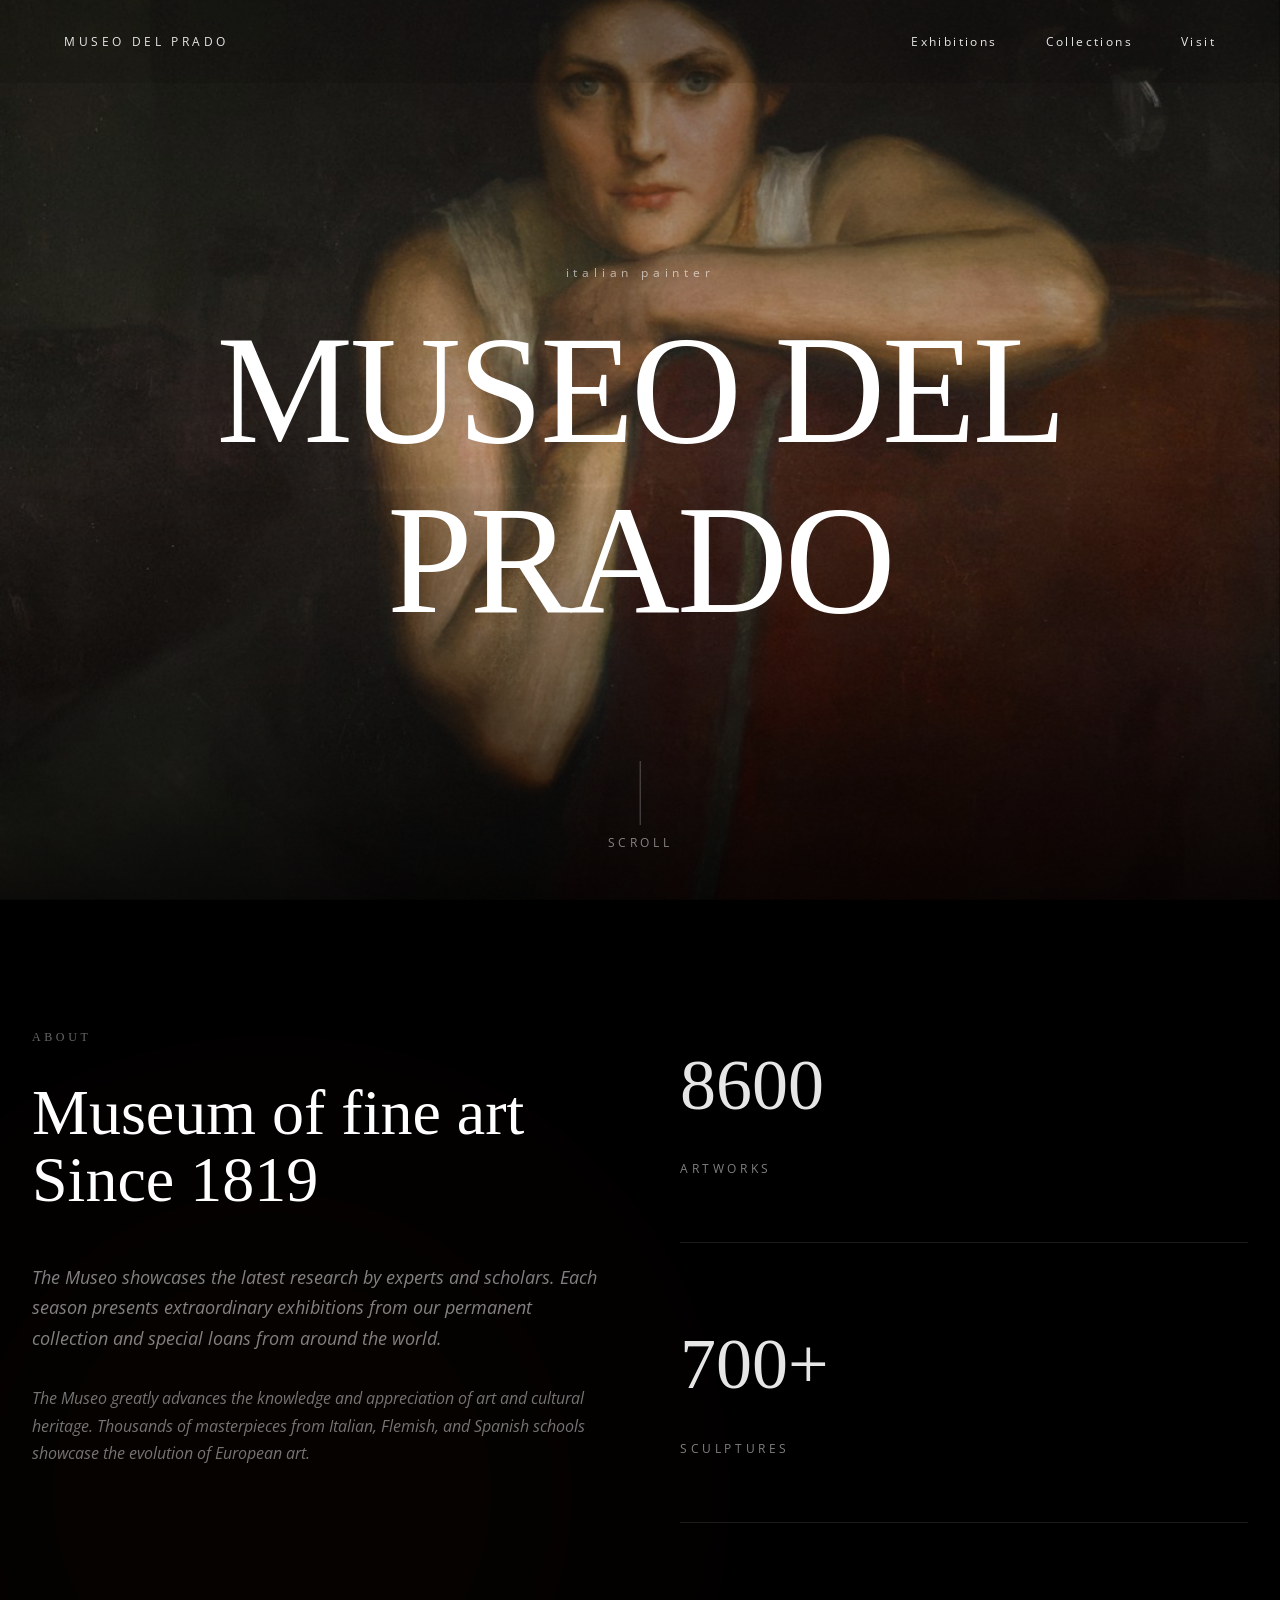
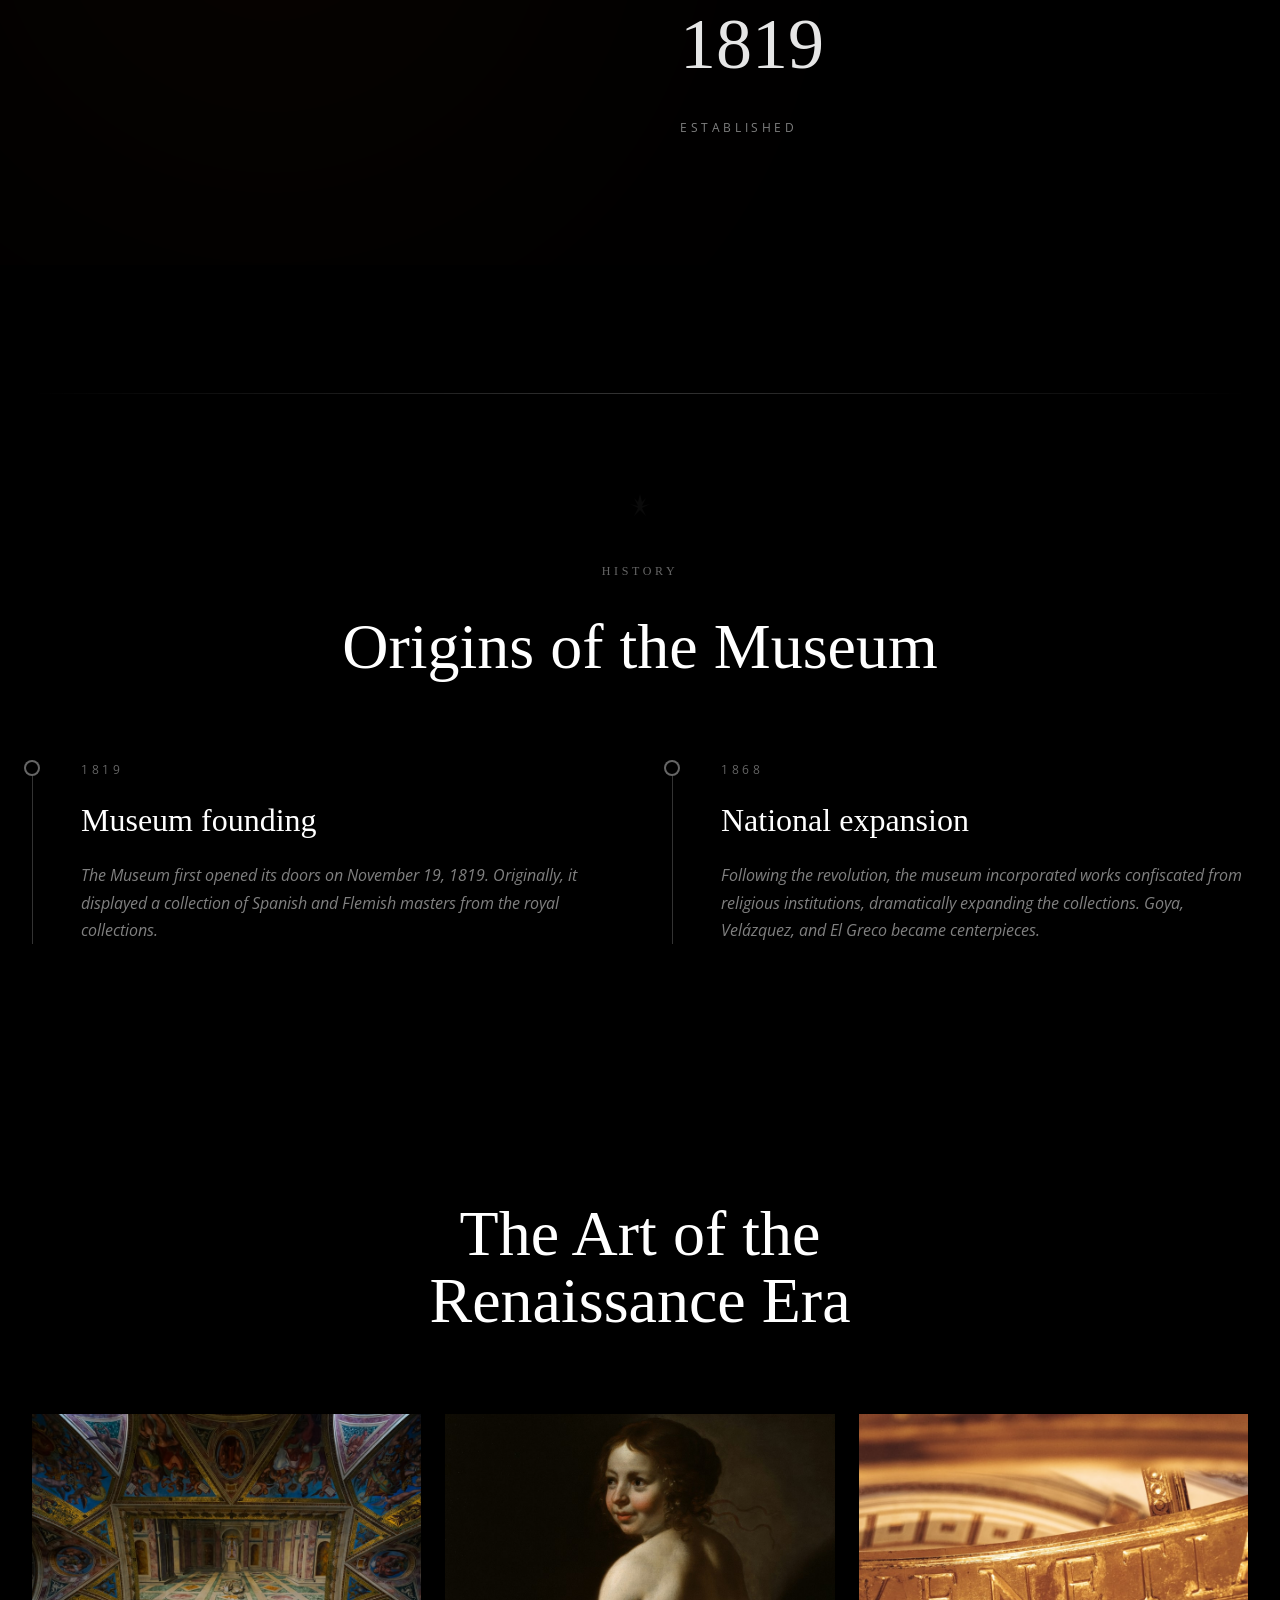
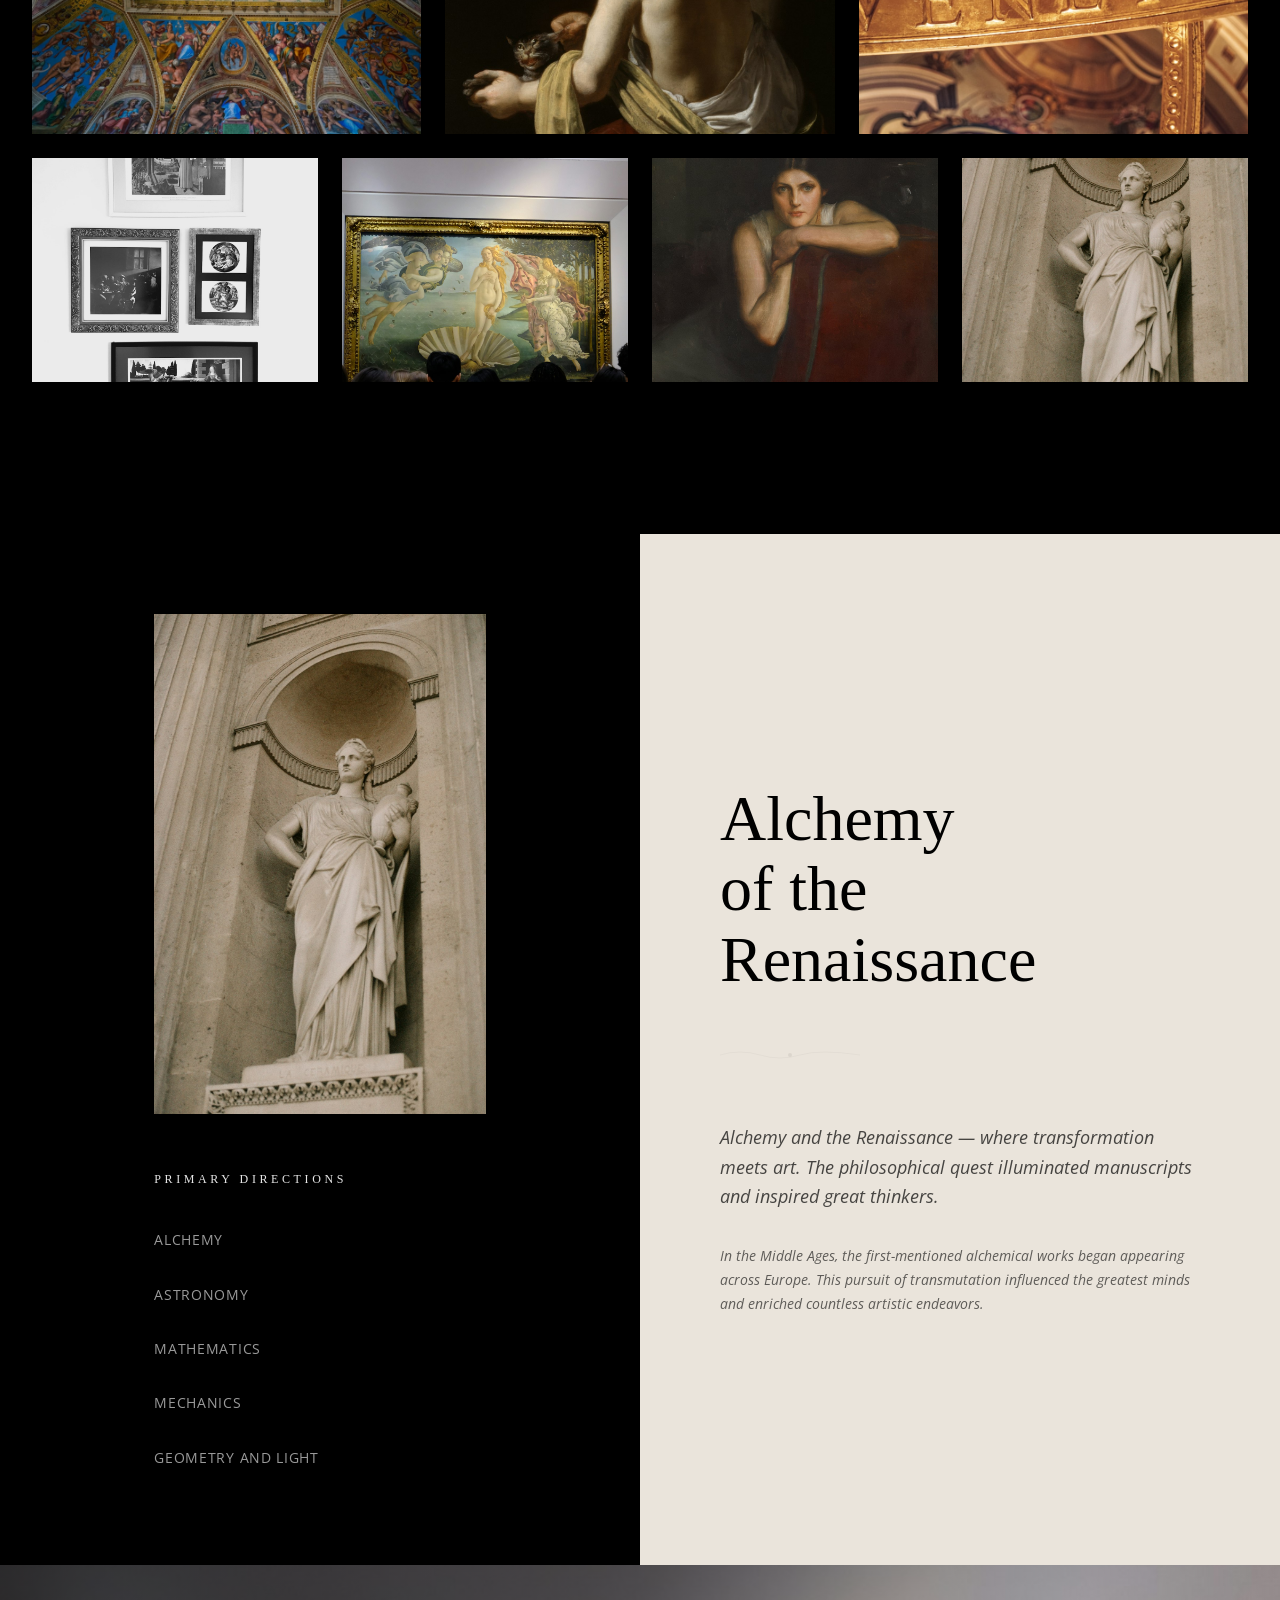
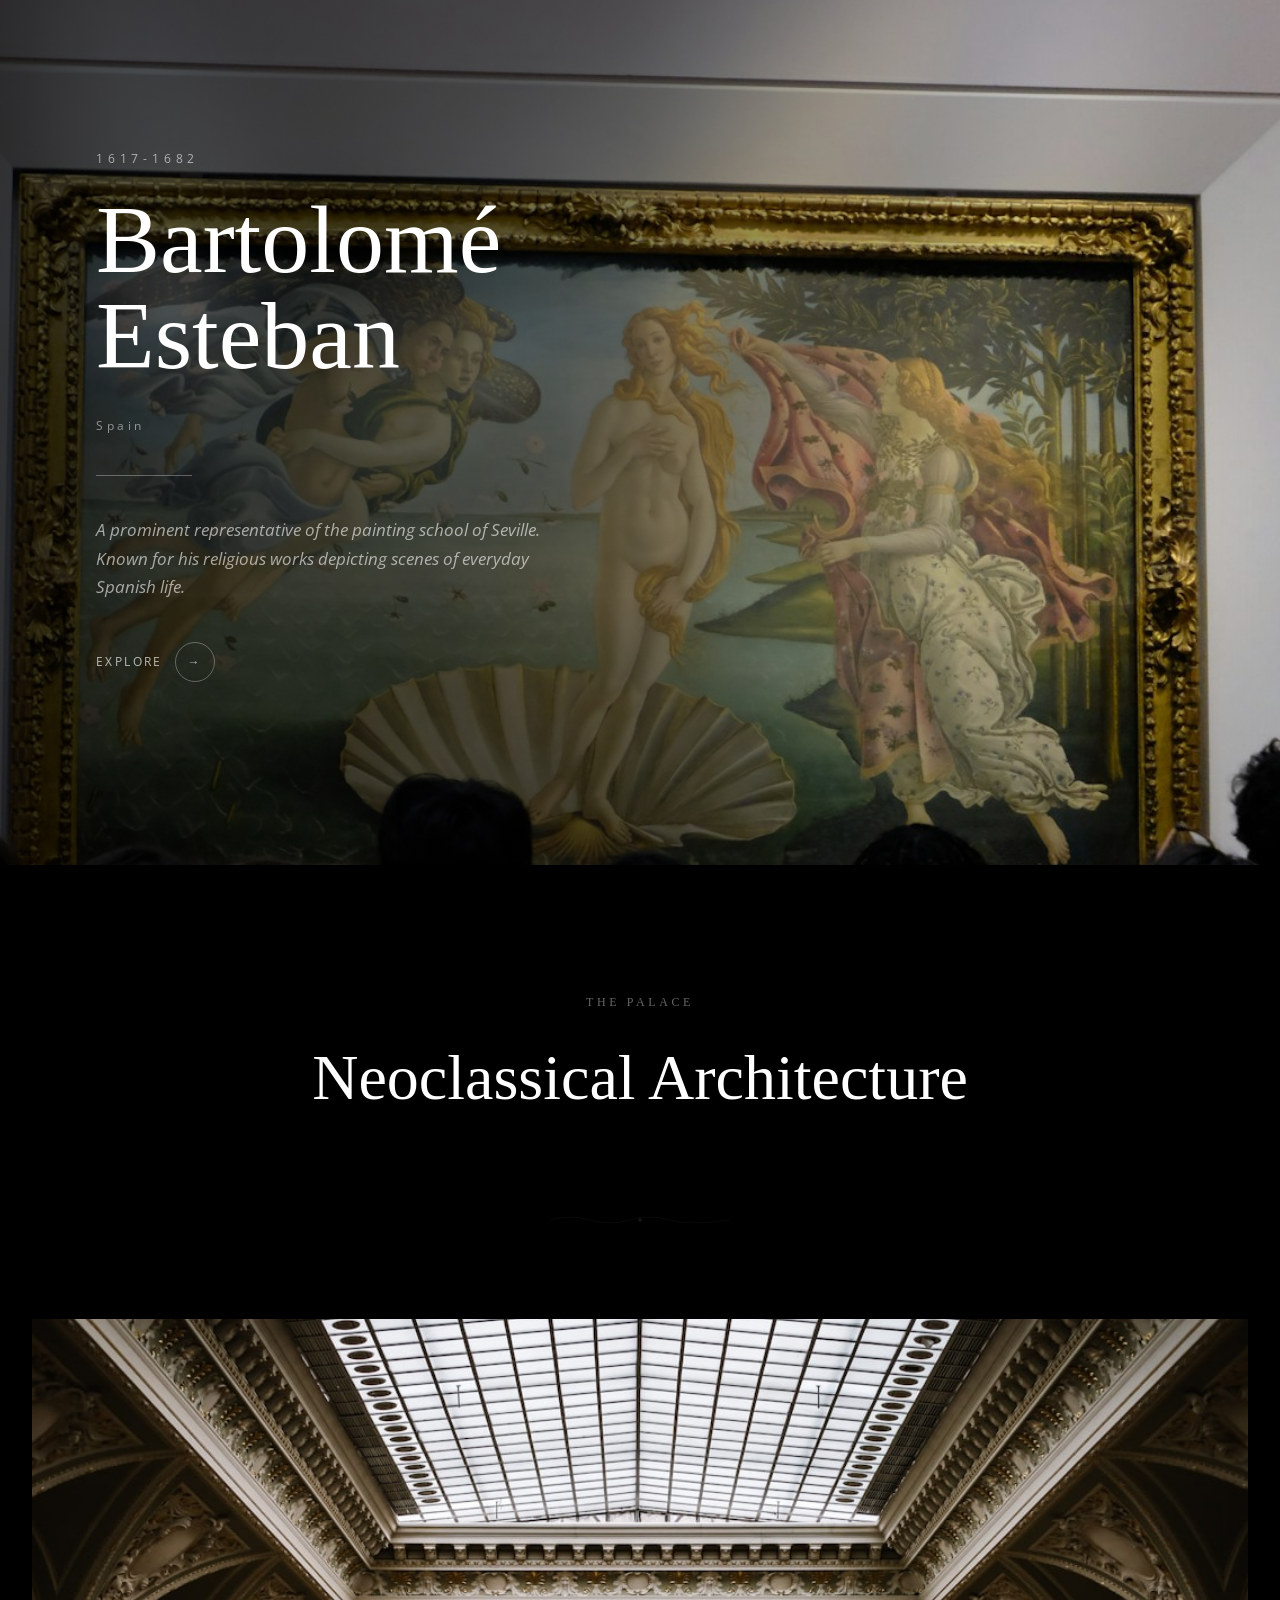
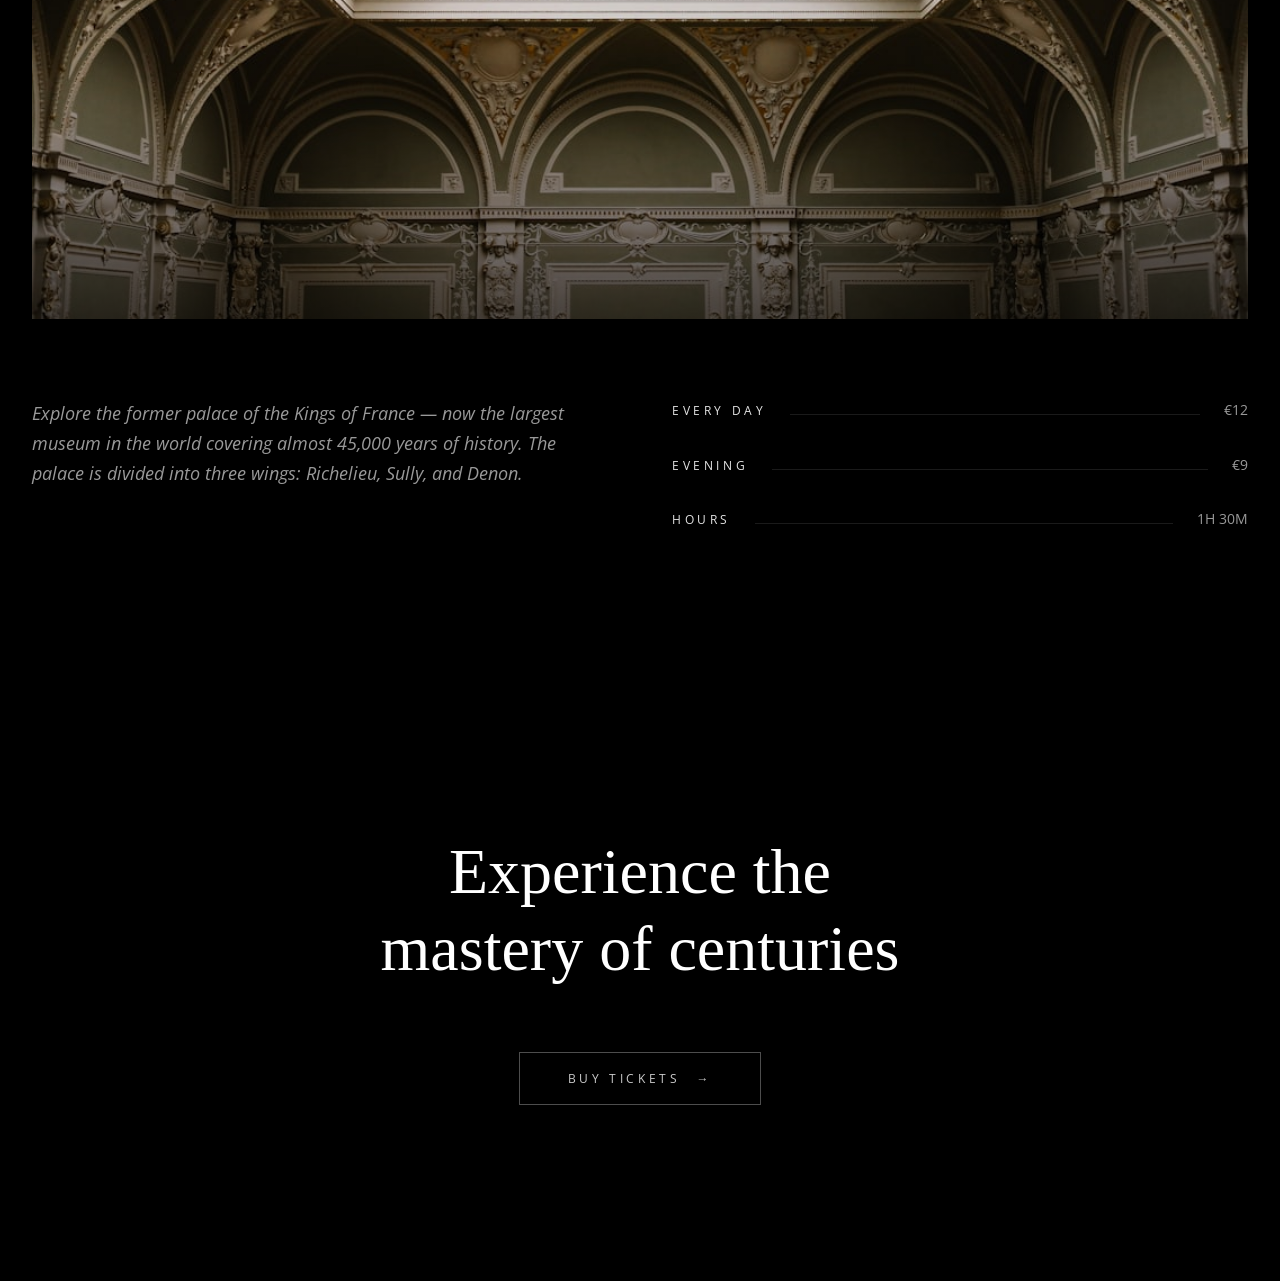
<file: index.html>
<!DOCTYPE html>
<html lang="en">
<head>
    <meta charset="UTF-8">
    <meta name="viewport" content="width=device-width, initial-scale=1.0">
    <title>Museo del Prado - Museum of Fine Art</title>
    <link rel="preconnect" href="https://fonts.googleapis.com">
    <link rel="preconnect" href="https://fonts.gstatic.com" crossorigin>
    <link href="https://fonts.googleapis.com/css2?family=Cinzel:wght@400..900&family=Open+Sans:ital,wght@0,300..800;1,300..800&display=swap" rel="stylesheet">
    <link rel="stylesheet" href="style.css">
</head>
<body>
    <!-- Full Hero Section -->
    <section class="hero-section">
        <div class="hero-image-container">
            <div class="hero-gradient"></div>
            <img src="./image/photo-1762117499119.jpg" alt="Classical painting" class="hero-image">
        </div>

        <!-- Nav -->
        <nav class="nav-block">
            <div class="nav-logo">MUSEO DEL PRADO</div>
            <div class="nav-links">
                <a href="#exhibitions" class="nav-link">Exhibitions</a>
                <a href="#collections" class="nav-link">Collections</a>
                <a href="#visit" class="nav-link">Visit</a>
            </div>
        </nav>

        <!-- Hero Content -->
        <div class="hero-content">
            <p class="hero-subtitle">italian painter</p>
            <h1 class="hero-title-1">MUSEO DEL</h1>
            <h2 class="hero-title-2">PRADO</h2>
        </div>

        <!-- Scroll  -->
        <div class="scroll-indicator">
            <div class="scroll-line"></div>
            <p class="scroll-text">SCROLL</p>
        </div>
    </section>

    <!-- About  -->
    <section class="about-section">
        <div class="floating-glow"></div>
        <div class="container">
            <div class="about-grid">
                <div class="about-content">
                    <h4 class="section-label">ABOUT</h4>
                    <h2 class="section-title">Museum of fine art<br>Since 1819</h2>
                    <p class="about-text-main">
                        The Museo showcases the latest research by experts and scholars. Each season presents extraordinary exhibitions from our permanent collection and special loans from around the world.
                    </p>

                    <p class="about-text-secondary">
                        The Museo greatly advances the knowledge and appreciation of art and cultural heritage. Thousands of masterpieces from Italian, Flemish, and Spanish schools showcase the evolution of European art.
                    </p>
                </div>

                <!-- Statistics -->
                <div class="statistics">
                    <div class="stat-item">
                        <h3 class="stat-number">8600</h3>
                        <p class="stat-label">ARTWORKS</p>
                    </div>
                    <div class="stat-divider"></div>
                    <div class="stat-item">
                        <h3 class="stat-number">700+</h3>
                        <p class="stat-label">SCULPTURES</p>
                    </div>
                    <div class="stat-divider"></div>
                    <div class="stat-item">
                        <h3 class="stat-number">1819</h3>
                        <p class="stat-label">ESTABLISHED</p>
                    </div>
                </div>
            </div>
        </div>
    </section>

    <!-- History  Section -->
    <section class="timeline-section">
        <div class="container">
            <div class="ornament-line"></div>

            <div class="timeline-header">
                <svg class="fleur-de-lis" width="32" height="32" viewBox="0 0 32 32" fill="currentColor">
                    <path d="M16 4 L18 12 L22 8 L18 16 L26 14 L18 18 L22 26 L16 20 L10 26 L14 18 L6 14 L14 16 L10 8 L14 12 Z" opacity="0.2"/>
                </svg>
                <h4 class="section-label">HISTORY</h4>
                <h2 class="section-title">Origins of the Museum</h2>
            </div>

            <div class="timeline-grid">
                <div class="timeline-item">
                    <div class="timeline-marker"></div>
                    <p class="timeline-year">1819</p>
                    <h3 class="timeline-title">Museum founding</h3>
                    <p class="timeline-description">
                        The Museum first opened its doors on November 19, 1819. Originally, it displayed a collection of Spanish and Flemish masters from the royal collections.
                    </p>
                </div>

                <div class="timeline-item">
                    <div class="timeline-marker"></div>
                    <p class="timeline-year">1868</p>
                    <h3 class="timeline-title">National expansion</h3>
                    <p class="timeline-description">
                        Following the revolution, the museum incorporated works confiscated from religious institutions, dramatically expanding the collections. Goya, Velázquez, and El Greco became centerpieces.
                    </p>
                </div>
            </div>
        </div>
    </section>

    <!--  Grid Section -->
    <section class="art-grid-section">
        <div class="art-grid-container">
            <div class="art-grid-header">
                <h2 class="section-title">The Art of the<br>Renaissance Era</h2>
            </div>

            <div class="art-row-3">
                <div class="art-item">
                    <img src="./image/photo-1773304292107.jpg" alt="Renaissance artwork">
                    <div class="art-overlay"></div>
                </div>
                <div class="art-item">
                    <img src="./image/photo-1762117499040.jpg" alt="Baroque masterpiece">
                    <div class="art-overlay"></div>
                </div>
                <div class="art-item">
                    <img src="./image/photo-1653610738904.jpg" alt="Venetian painting">
                    <div class="art-overlay"></div>
                </div>
            </div>

            <div class="art-row-4">
                <div class="art-item">
                    <img src="./image/photo-1574514120529.jpg" alt="Caravaggio">
                    <div class="art-overlay"></div>
                </div>
                <div class="art-item">
                    <img src="./image/photo-1764214918507.jpg" alt="Botticelli">
                    <div class="art-overlay"></div>
                </div>
                <div class="art-item">
                    <img src="./image/photo-1762117499119.jpg" alt="Classical painting">
                    <div class="art-overlay"></div>
                </div>
                <div class="art-item">
                    <img src="./image/photo-1774176105904.jpg" alt="Classical sculpture">
                    <div class="art-overlay"></div>
                </div>
            </div>
        </div>
    </section>

    <!-- Balck and White -->
    <section class="split-section">

        <div class="split-dark">
            <div class="split-content">
                <img src="./image/photo-1774176105904.jpg" alt="Classical sculpture" class="split-image">
                <h3 class="split-label">PRIMARY DIRECTIONS</h3>
                <ul class="split-list">
                    <li>ALCHEMY</li>
                    <li>ASTRONOMY</li>
                    <li>MATHEMATICS</li>
                    <li>MECHANICS</li>
                    <li>GEOMETRY AND LIGHT</li>
                </ul>
            </div>
        </div>
        <div class="split-light">
            <div class="split-content">
                <h2 class="split-title">Alchemy<br>of the<br>Renaissance</h2>

                <svg class="baroque-divider" width="140" height="24" viewBox="0 0 140 24" fill="none">
                    <path d="M0 12 Q 20 6, 40 12 T 80 12 T 140 12" stroke="currentColor" stroke-width="0.5" fill="none" opacity="0.25"/>
                    <circle cx="70" cy="12" r="2" fill="currentColor" opacity="0.25"/>
                </svg>

                <p class="split-text-main">
                    Alchemy and the Renaissance — where transformation meets art. The philosophical quest illuminated manuscripts and inspired great thinkers.
                </p>

                <p class="split-text-secondary">
                    In the Middle Ages, the first-mentioned alchemical works began appearing across Europe. This pursuit of transmutation influenced the greatest minds and enriched countless artistic endeavors.
                </p>
            </div>
        </div>
    </section>

    <!-- Artist Section -->
    <section class="artist-section">
        <div class="artist-bg">
            <div class="artist-gradient"></div>
            <img src="./image/photo-1764214918507.jpg" alt="Artist painting">
        </div>

        <div class="artist-content">
            <p class="artist-dates">1617-1682</p>
            <h2 class="artist-name">Bartolomé<br>Esteban</h2>
            <p class="artist-location">Spain</p>
            <div class="artist-line"></div>
            <p class="artist-description">
                A prominent representative of the painting school of Seville. Known for his religious works depicting scenes of everyday Spanish life.
            </p>
            <a href="#collections" class="artist-button">
                <span>EXPLORE</span>
                <span class="button-circle">→</span>
            </a>
        </div>
    </section>

    <!-- Museum -->
    <section class="building-section">
        <div class="container">
            <div class="building-header">
                <h4 class="section-label">THE PALACE</h4>
                <h2 class="section-title">Neoclassical Architecture</h2>
                <svg class="baroque-divider" width="180" height="24" viewBox="0 0 180 24" fill="none">
                    <path d="M0 12 Q 20 6, 40 12 T 80 12 T 120 12 T 180 12" stroke="currentColor" stroke-width="0.5" fill="none" opacity="0.3"/>
                    <circle cx="90" cy="12" r="2" fill="currentColor" opacity="0.3"/>
                </svg>
            </div>

            <div class="building-image-container">
                <img src="./image/photo-1673010523525.jpg" alt="Museum architecture" class="building-image">
                <div class="building-gradient"></div>
            </div>

            <div class="building-info">
                <div class="building-description">
                    <p>
                        Explore the former palace of the Kings of France — now the largest museum in the world covering almost 45,000 years of history. The palace is divided into three wings: Richelieu, Sully, and Denon.
                    </p>
                </div>
                <div class="building-details">
                    <div class="detail-row">
                        <span class="detail-label">EVERY DAY</span>
                        <div class="detail-line"></div>
                        <span class="detail-value">€12</span>
                    </div>
                    <div class="detail-row">
                        <span class="detail-label">EVENING</span>
                        <div class="detail-line"></div>
                        <span class="detail-value">€9</span>
                    </div>
                    <div class="detail-row">
                        <span class="detail-label">HOURS</span>
                        <div class="detail-line"></div>
                        <span class="detail-value">1H 30M</span>
                    </div>
                </div>
            </div>
        </div>
    </section>

    <!--  CTA -->
    <section class="cta-section">
        <div class="container">
            <h2 class="cta-title">Experience the<br>mastery of centuries</h2>
            <a href="#tickets" class="cta-button">
                <span>BUY TICKETS</span>
                <span>→</span>
            </a>
        </div>
    </section>
</body>
</html>
</file>
<file: style.css>
* {
    margin: 0;
    padding: 0;
    box-sizing: border-box;
}

body {
    background-color: #000;
    color: #fff;
     font-family: "Open Sans", sans-serif;
    line-height: 1.6;
    overflow-x: hidden;
}

.container {
    max-width: 1400px;
    margin: 0 auto;
    padding: 0 2rem;
}

/* Typo  */
h1,
h2,
h3,
h4 {
    font-family: 'Cormorant Garamond', serif;
    font-weight: 300;
}

/*  Hero  */
.hero-section {
    position: relative;
    height: 100vh;
    overflow: hidden;
}

.hero-image-container {
    position: absolute;
    inset: 0;
}

.hero-gradient {
    position: absolute;
    top: 0; 
    right: 0; 
    bottom: 0;
    left: 0;
    background: linear-gradient(
        to bottom,
        rgba(0, 0, 0, 0.4) 0%,
        transparent 50%,
        rgba(0, 0, 0, 0.8) 100%
    );
    z-index: 10;
}

.hero-image {
    width: 100%;
    height: 100%;
    object-fit: cover;
    animation: heroZoom 1.5s ease-out forwards;
}

@keyframes heroZoom {
    from {
        transform: scale(1.1);
     }
    to {
        transform: scale(1);
      }
}

/* Nav */
.nav-block {
    position: fixed;
    top: 0;
    left: 0;
    right: 0;
    z-index: 30;
    display: flex;
    align-items: center;
    justify-content: space-between;
    padding: 2rem 4rem;
    animation: fadeInDown  0.8s ease-out  0.3s backwards;
    background-color: #0303031a;
}

.nav-logo {
    font-size: 0.75rem;
    letter-spacing: 0.3em;
    opacity: 0.9;
    transition: opacity 0.3s;
}

.nav-logo:hover {
    opacity: 0.7;
 }

.nav-links {
    display: flex;
    gap: 3rem;
}

.nav-link {
    color: #fff;
    text-decoration: none;
    font-size: 0.75rem;
    letter-spacing: 0.2em;
    opacity: 0.9;
    transition: opacity 0.3s;
 }

.nav-link:hover {
    opacity: 0.7;
}

/* Hero Content */

.hero-content {
    position: relative;
    z-index: 20;
    height: 100%;
    display: flex;
    flex-direction: column;
    align-items: center;
    justify-content: center;
    text-align: center;
 }

.hero-subtitle {
    color: rgba(255, 255, 255, 0.6);
    font-size: 0.75rem;
    letter-spacing: 0.4em;
    margin-bottom: 2rem;
    animation: fadeIn 0.8s ease-out 0.8s backwards;
}

.hero-title-1,
.hero-title-2 {
    font-size: clamp(4rem, 12vw, 11.25rem);
    line-height: 1;
    letter-spacing: -0.02em;
    font-weight: 300;
}

.hero-title-1 {
    margin-bottom: 1rem;
    animation: fadeInUp 1s ease-out 1s backwards;
}

.hero-title-2 {
    animation: fadeInUp 1s ease-out 1.2s backwards;
}

/* Scroll  */
.scroll-indicator {
    position: absolute;
    bottom: 3rem;
    left: 50%;
    transform: translateX(-50%);
    z-index: 30;
    display: flex;
    flex-direction: column;
    align-items: center;
    gap: 0.5rem;
    animation: fadeIn 0.8s ease-out 1.5s backwards;
}

.scroll-line {
    width: 1px;
    height: 4rem;
    background: rgba(255, 255, 255, 0.3);
    animation: scrollPulse 2s ease-in-out infinite;
}

.scroll-text {
    font-size: 0.75rem;
    letter-spacing: 0.3em;
    color: rgba(255, 255, 255, 0.5);
}

@keyframes scrollPulse {
    0%, 100% {
        transform: translateY(0);
    }
    50% {
        transform: translateY(10px);
    }
}

/* About  */
.about-section {
    padding: 8rem 0;
    position: relative;
    overflow: hidden;
 }

.floating-glow {
    position: absolute;
    width: 800px;
    height: 800px;
    border-radius: 50%;
    background: radial-gradient(circle, rgba(249, 115, 22, 0.8) 0%, transparent 70%);
    filter: blur(200px);
    opacity: 0.1;
    top: 20%;
    left: -10%;
    animation: glowPulse 15s ease-in-out infinite;
    pointer-events: none;
}

@keyframes glowPulse {
    0%, 100% {
        transform: scale(1);
        opacity: 0.08;
    }
    50% {
        transform: scale(1.2);
        opacity: 0.12;
    }
}

.about-grid {
    display: grid;
    grid-template-columns: 1fr;
    gap: 5rem;
    position: relative;
    z-index: 10;
}

@media (min-width: 1024px) {
    .about-grid {
        grid-template-columns: 1fr 1fr;
    }
 }

.section-label {
    color: rgba(255, 255, 255, 0.4);
    font-size: 0.75rem;
    letter-spacing: 0.3em;
    margin-bottom: 2rem;
    font-weight: 300;
}

.section-title {
    font-size: clamp(2.5rem, 5vw, 4.5rem);
    line-height: 1.05;
    margin-bottom: 3rem;
}

.baroque-divider  {
    color: rgba(255, 255, 255, 0.25);
    margin-bottom: 3rem;
}

.about-text-main {
    color: rgba(255, 255, 255, 0.5);
    font-size: 1.125rem;
    line-height: 1.7;
    margin-bottom: 2rem;
    font-style: italic;
}

.about-text-secondary  {
    color: rgba(255, 255, 255, 0.45);
    line-height: 1.7;
    font-style: italic;
    margin-bottom: 3rem;
}

/* Statistics */
.statistics {
    display: flex;
    flex-direction: column;
    gap: 4rem;
}

.stat-item {
    animation: fadeInUp 0.8s ease-out backwards;
}

.stat-number  {
    font-size: clamp(3rem, 6vw, 4.5rem);
    color: rgba(255, 255, 255, 0.9);
    margin-bottom: 1rem;
    font-weight: 300;
}

.stat-label {
    color: rgba(255, 255, 255, 0.5);
    font-size: 0.75rem;
    letter-spacing: 0.3em;
}

.stat-divider {
    height: 1px;
    background: rgba(255, 255, 255, 0.1);
}

/* History  Section */
.timeline-section {
    padding: 8rem 0;
}

.ornament-line {
    height: 1px;
    background: linear-gradient(
        to right,
        transparent,
        rgba(255, 255, 255, 0.2) 50%,
        transparent );
    margin-bottom: 6rem;
}

.timeline-header {
    text-align: center;
    margin-bottom: 5rem;
}

.fleur-de-lis {
    color: rgba(255, 255, 255, 0.2);
    margin: 0 auto 2rem;
}

.timeline-grid {
    display: grid;
    grid-template-columns: 1fr;
    gap: 4rem;
    max-width: 80rem;
    margin: 0 auto;
}

@media (min-width: 768px) {
    .timeline-grid {
        grid-template-columns: 1fr 1fr;
    }
}

.timeline-item   {
    position: relative;
    padding-left: 3rem;
    border-left: 1px solid rgba(255, 255, 255, 0.2);
}

.timeline-marker  {
    position: absolute;
    left: -9px;
    top: 0;
    width: 1rem;
    height: 1rem;
    border-radius: 50%;
    border: 2px solid rgba(255, 255, 255, 0.4);
    background: #000;
}

.timeline-year {
    color: rgba(255, 255, 255, 0.4);
    font-size: 0.75rem;
    letter-spacing: 0.3em;
    margin-bottom: 1rem;
}

.timeline-title {
    color: #fff;
    font-size: clamp(1.5rem, 3vw, 2rem);
    margin-bottom: 1rem;
    font-weight: 400;
}

.timeline-description {
    color: rgba(255, 255, 255, 0.5);
    line-height: 1.7;
    font-style: italic;
}

/*  Grid Section */
.art-grid-section {
    padding: 8rem 0;
}

.art-grid-container {
    max-width: 1800px;
    margin: 0 auto;
    padding: 0 2rem;
}

.art-grid-header {
    text-align: center;
    margin-bottom: 5rem;
}

.art-row-3 ,
.art-row-4 {
    display: grid;
    gap: 1.5rem;
    margin-bottom: 1.5rem;
}

.art-row-3 {
    grid-template-columns: repeat(auto-fit, minmax(300px, 1fr));
}

.art-row-4 {
    grid-template-columns: repeat(auto-fit, minmax(250px, 1fr));
}

@media (min-width: 768px) {
    .art-row-3 {
        grid-template-columns: repeat(3, 1fr);
    }

    .art-row-4 {
        grid-template-columns: repeat(4, 1fr);
    }
}

.art-item {
    position: relative;
    overflow: hidden;
    cursor: pointer;
    transition: transform 0.4s ease;
}

.art-row-3 .art-item  {
    height: 20rem;
}

.art-row-4 .art-item {
    height: 14rem;
}

.art-item:hover {
    transform: scale(1.02);
}

.art-item img {
    width: 100%;
    height: 100%;
    object-fit: cover;
}

.art-overlay {
    position: absolute;
    inset: 0;
    background: rgba(0, 0, 0, 0.4);
    opacity: 0;
    transition: opacity 0.3s;
}

.art-item:hover .art-overlay {
    opacity: 1;
}

/* Balck and White*/
.split-section {
    display: grid;
    grid-template-columns: 1fr;
    min-height: 100vh;
}

@media (min-width: 1024px) {
    .split-section {
        grid-template-columns: 1fr 1fr;
    }
}

.split-dark,
.split-light {
    padding: 3rem;
    display: flex;
    align-items: center;
    justify-content: center;
}

@media (min-width: 1024px) {
    .split-dark,
    .split-light {
        padding: 5rem;
    }
}

.split-dark {
    background: #000;
    position: relative;
    overflow: hidden;
}

.split-light {
    background: #EAE4DB;
    color: #000;
}

.split-content {
    max-width: 32rem;
    position: relative;
    z-index: 10;
}

.split-image {
    width: 100%;
    height: 500px;
    object-fit: cover;
    margin-bottom: 3rem;
}

.split-label {
    color: rgba(255, 255, 255, 0.9);
    font-size: 0.75rem;
    letter-spacing: 0.3em;
    margin-bottom: 1.5rem;
}

.split-list {
    list-style: none;
}

.split-list li {
    color: rgba(255, 255, 255, 0.6);
    font-size: 0.875rem;
    letter-spacing: 0.05em;
    padding: 1rem 0;
}

.split-title {
    font-size: clamp(2.5rem, 5vw, 4rem);
    line-height: 1.1;
    margin-bottom: 3rem;
}

.split-light .baroque-divider {
    color: rgba(0, 0, 0, 0.25);
}

.split-text-main {
    color: rgba(0, 0, 0, 0.7);
    line-height: 1.7;
    font-style: italic;
    font-size: 1.1rem;
    margin-bottom: 2rem;
}

.split-text-secondary {
    color: rgba(0, 0, 0, 0.6);
    line-height: 1.7;
    font-style: italic;
    font-size: 0.875rem;
}

/* Artist Section */
.artist-section {
    position: relative;
    height: 100vh;
    overflow: hidden;
}

.artist-bg {
    position: absolute;
    inset: 0;
}

.artist-bg img {
    width: 100%;
    height: 100%;
    object-fit: cover;
}

.artist-gradient {
    position: absolute;
    inset: 0;
    background: linear-gradient(
        to right,
        rgba(0, 0, 0, 0.7) 0%,
        rgba(0, 0, 0, 0.5) 50%,
        transparent 100%
    );
    z-index: 10;
}

.artist-content {
    position: relative;
    z-index: 20;
    height: 100%;
    display: flex;
    flex-direction: column;
    justify-content: center;
    padding: 0 2rem;
    max-width: 40rem;
}

@media (min-width: 1024px) {
    .artist-content {
        padding: 0 6rem;
    }
}

.artist-dates {
    color: rgba(255, 255, 255, 0.6);
    font-size: 0.75rem;
    letter-spacing: 0.4em;
    margin-bottom: 1.5rem;
}

.artist-name {
    font-size: clamp(4rem, 8vw, 6rem);
    line-height: 1;
    margin-bottom: 2rem;
    font-weight: 300;
}

.artist-location {
    color: rgba(255, 255, 255, 0.5);
    font-size: 0.75rem;
    letter-spacing: 0.3em;
    margin-bottom: 2.5rem;
}

.artist-line {
    width: 6rem;
    height: 1px;
    background: rgba(255, 255, 255, 0.3);
    margin-bottom: 2.5rem;
}

.artist-description {
    color: rgba(255, 255, 255, 0.6);
    line-height: 1.7;
    max-width: 28rem;
    margin-bottom: 2.5rem;
    font-style: italic;
    font-size: 1.05rem;
}

.artist-button {
    color: rgba(255, 255, 255, 0.7);
    font-size: 0.75rem;
    letter-spacing: 0.2em;
    text-decoration: none;
    display: inline-flex;
    align-items: center;
    gap: 0.75rem;
    transition: color 0.3s, transform 0.3s;
}

.artist-button:hover {
    color: rgba(255, 255, 255, 0.9);
    transform: translateX(10px);
}

.button-circle {
    width: 2.5rem;
    height: 2.5rem;
    border-radius: 50%;
    border: 1px solid rgba(255, 255, 255, 0.3);
    display: flex;
    align-items: center;
    justify-content: center;
    transition: border-color 0.3s;
}

.artist-button:hover .button-circle {
    border-color: rgba(255, 255, 255, 0.6);
}

/* Museum */
.building-section {
    padding: 8rem 0;
    background: #000;
}

.building-header {
    text-align: center;
    margin-bottom: 5rem;
}

.building-header .baroque-divider {
    margin: 3rem auto 0;
}

.building-image-container {
    position: relative;
    height: 600px;
    overflow: hidden;
    margin-bottom: 5rem;
}

.building-image {
    width: 100%;
    height: 100%;
    object-fit: cover;
}

.building-gradient {
    position: absolute;
    inset: 0;
    background: linear-gradient(
        to top,
        rgba(0, 0, 0, 0.6) 0%,
        transparent 50%,
        transparent 100%
    );
}

.building-info {
    display: grid;
    grid-template-columns: 1fr;
    gap: 4rem;
}

@media (min-width: 768px) {
    .building-info {
        grid-template-columns: 1fr 1fr;
    }
}

.building-description p {
    color: rgba(255, 255, 255, 0.6);
    line-height: 1.7;
    font-style: italic;
    font-size: 1.1rem;
}

.building-details {
    display: flex;
    flex-direction: column;
    gap: 2rem;
}

.detail-row {
    display: flex;
    align-items: baseline;
    gap: 1.5rem;
}

.detail-label {
    color: rgba(255, 255, 255, 0.9);
    font-size: 0.75rem;
    letter-spacing: 0.3em;
}

.detail-line {
    flex: 1;
    height: 1px;
    background: rgba(255, 255, 255, 0.1);
}

.detail-value {
    color: rgba(255, 255, 255, 0.6);
    font-size: 0.875rem;
}

/* CTA */
.cta-section {
    padding: 11rem 0;
    background: #000;
    text-align: center;
}

.fleur-de-lis.large {
    color: rgba(255, 255, 255, 0.2);
    margin: 0 auto 3rem;
}

.cta-title {
    font-size: clamp(2.5rem, 5vw, 4.5rem);
    line-height: 1.2;
    margin-bottom: 4rem;
}

.cta-button {
    display: inline-flex;
    align-items: center;
    gap: 1rem;
    padding: 1rem 3rem;
    border: 1px solid rgba(255, 255, 255, 0.3);
    color: rgba(255, 255, 255, 0.8);
    font-size: 0.75rem;
    letter-spacing: 0.3em;
    text-decoration: none;
    transition: all 0.3s;
}

.cta-button:hover {
    background: rgba(255, 255, 255, 0.05);
    border-color: rgba(255, 255, 255, 0.5);
    transform: scale(1.02);
}

/* Animations */
@keyframes fadeIn {
    from {
        opacity: 0;
    }
    to {
        opacity: 1;
    }
}

@keyframes fadeInUp {
    from {
        opacity: 0;
        transform: translateY(30px);
    }
    to {
        opacity: 1;
        transform: translateY(0);
    }
}

@keyframes fadeInDown {
    from {
        opacity: 0;
        transform: translateY(-20px);
    }
    to {
        opacity: 1;
        transform: translateY(0);
    }
}

/* Responsive Typography */
@media (max-width: 768px) {
    .nav-links {
        gap: 1.5rem;
    }

    .nav-link:first-child,
    .nav-link:nth-child(2) {
        display: none;
    }

    .main-nav {
        padding: 2rem;
    }
}

/* Smooth Scrolling */
html {
    scroll-behavior: smooth;
}
</file>
